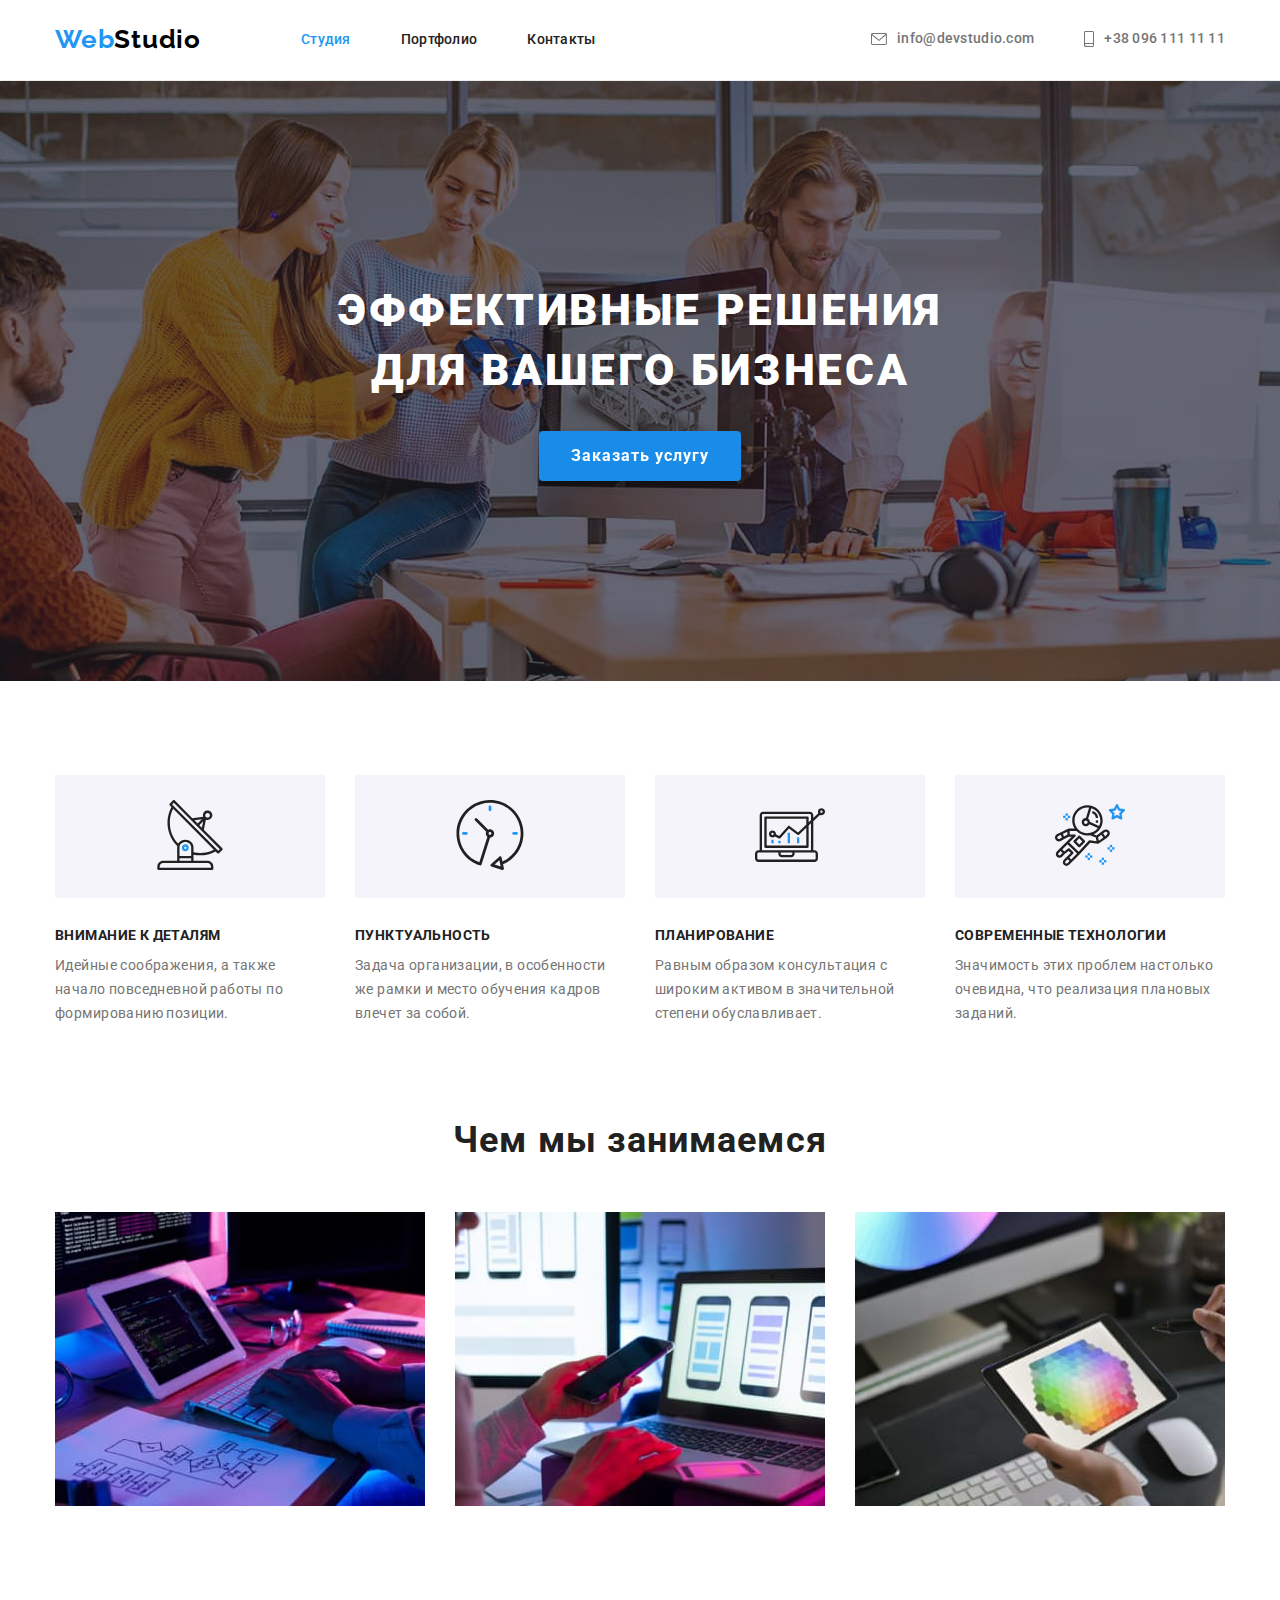
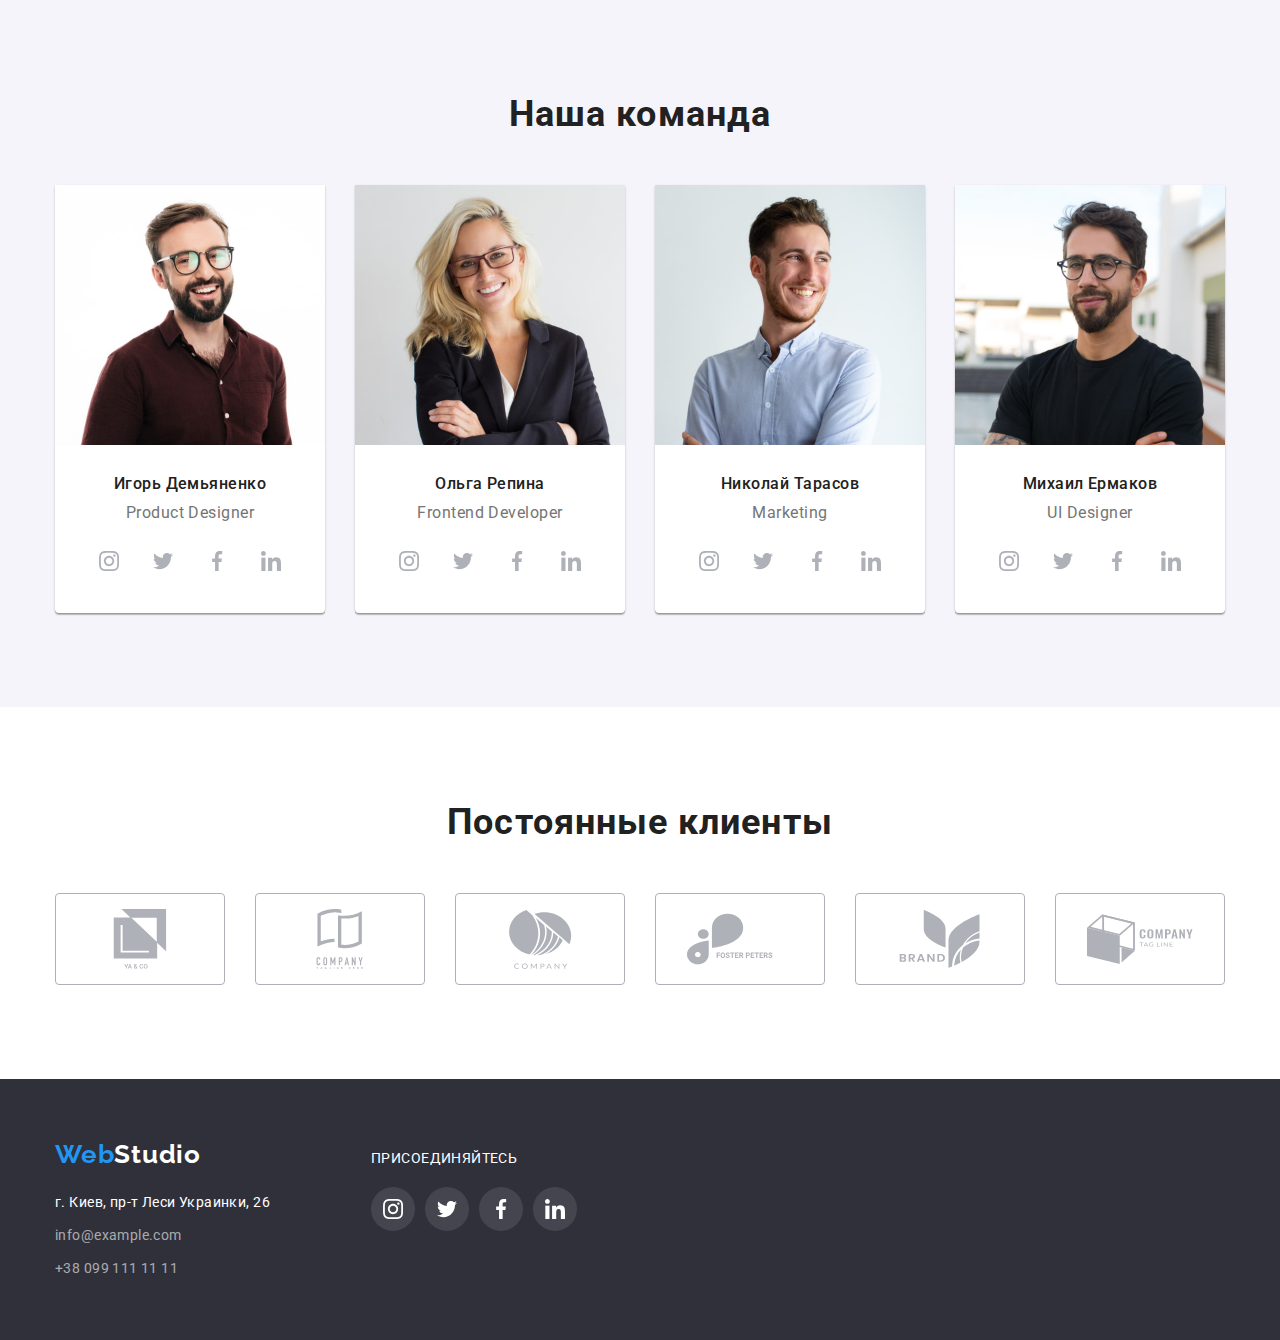
<file: index.html>
<!DOCTYPE html>
<html lang="ru">
  <head>
    <meta charset="UTF-8" />
    <meta http-equiv="X-UA-Compatible" content="IE=edge" />
    <meta name="viewport" content="width=device-width, initial-scale=1.0" />
    <title>Студия</title>
    <link rel="preconnect" href="https://fonts.googleapis.com" />
    <link rel="preconnect" href="https://fonts.gstatic.com" crossorigin />
    <link
      href="https://fonts.googleapis.com/css2?family=Raleway:wght@700&family=Roboto:wght@400;500;700;900&display=swap"
      rel="stylesheet"
    />
    <link
      rel="stylesheet"
      href="https://cdn.jsdelivr.net/npm/modern-normalize@1.1.0/modern-normalize.min.css"
    />
    <link rel="stylesheet" href="./css/styles.css" />
  </head>
  <body>
    <!-- HEADER -->
    <header class="page-header">
      <div class="container header-container">
        <nav class="page-nav">
          <a class="logo link" href="./index.html" lang="en"
            ><span class="accent-logo">Web</span>Studio</a
          >
          <ul class="menu list">
            <li class="menu-item">
              <a class="menu-link link current" href="./index.html">Студия</a>
            </li>
            <li class="menu-item">
              <a class="menu-link link" href="./portfolio.html">Портфолио</a>
            </li>
            <li class="menu-item">
              <a class="menu-link link" href="#">Контакты</a>
            </li>
          </ul>
        </nav>
        <ul class="list contact-list">
          <li class="contact-item">
            <a class="contact-mail link" href="mailto:info@devstudio.com">
              <svg class="mail-icon" width="16" height="12">
                <use href="./images/icons.svg#mail"></use>
              </svg>
              info@devstudio.com
            </a>
          </li>
          <li class="contact-item">
            <a class="contact-phone-number link" href="tel:+380961111111">
              <svg class="tel-icon" width="10" height="16">
                <use href="./images/icons.svg#smartphone"></use>
              </svg>
              +38 096 111 11 11
            </a>
          </li>
        </ul>
      </div>
    </header>
    <main>
      <!-- HERO -->
      <section class="hero">
        <div class="container">
          <h1 class="main-title">Эффективные решения для вашего бизнеса</h1>
          <button class="modal-btn" type="button">Заказать услугу</button>
        </div>
      </section>
      <!-- ABOUT -->
      <section class="about">
        <div class="container about-container">
          <h2 class="visually-hidden">Наша работа</h2>
          <ul class="list about-list">
            <li class="about-item">
              <div class="aicons">
                <svg class="aicons-svg" width="70" height="70">
                  <use href="./images/icons.svg#antenna"></use>
                </svg>
              </div>
              <h3 class="about-text about-container">внимание к деталям</h3>
              <p class="sabtitle">
                Идейные соображения, а также начало повседневной работы по формированию позиции.
              </p>
            </li>
            <li class="about-item">
              <div class="aicons">
                <svg class="aicons-svg" width="70" height="70">
                  <use href="./images/icons.svg#clock"></use>
                </svg>
              </div>
              <h3 class="about-text about-container">пунктуальность</h3>
              <p class="sabtitle">
                Задача организации, в особенности же рамки и место обучения кадров влечет за собой.
              </p>
            </li>
            <li class="about-item">
              <div class="aicons">
                <svg class="aicons-svg" width="70" height="70">
                  <use href="./images/icons.svg#diagram"></use>
                </svg>
              </div>
              <h3 class="about-text">планирование</h3>
              <p class="sabtitle">
                Равным образом консультация с широким активом в значительной степени обуславливает.
              </p>
            </li>
            <li class="about-item">
              <div class="aicons">
                <svg class="aicons-svg" width="70" height="70">
                  <use href="./images/icons.svg#astronaut"></use>
                </svg>
              </div>
              <h3 class="about-text">современные технологии</h3>
              <p class="sabtitle">
                Значимость этих проблем настолько очевидна, что реализация плановых заданий.
              </p>
            </li>
          </ul>
        </div>
      </section>
      <section class="gallery section">
        <div class="container">
          <h2 class="main-text">Чем мы занимаемся</h2>
          <ul class="work list">
            <li class="pictures">
              <img
                class="img"
                src="./images/img(1).jpg"
                alt="человек печатает на клавиатуре"
                width="370"
                height="290"
              />
            </li>
            <li class="pictures">
              <img
                class="img"
                src="./images/box2(1).jpg"
                alt="cмартфон в руках"
                width="370"
                height="290"
              />
            </li>
            <li class="pictures">
              <img
                class="img"
                src="./images/box3(1).jpg"
                alt="в руках планшет и ручка"
                width="370"
                height="290"
              />
            </li>
          </ul>
        </div>
      </section>
      <section class="team section">
        <div class="container">
          <h2 class="main-text">Наша команда</h2>
          <ul class="team-foto list">
            <li class="pic-item-team">
              <img
                class="img"
                src="./images/img1.jpg"
                alt="Изображён сотрудник фирмы"
                width="270"
                height="260"
              />
              <div class="team-name">
                <h3 class="name">Игорь Демьяненко</h3>
                <p class="sabtitle-profession" lang="en">Product Designer</p>
                <ul class="social-list list">
                  <li class="social-list-item">
                    <a href="#" class="social-list-link">
                      <svg class="socail-list-icon" width="20" height="20">
                        <use href="./images/icons.svg#instagram"></use>
                      </svg>
                    </a>
                  </li>
                  <li class="social-list-item">
                    <a href="#" class="social-list-link">
                      <svg class="socail-list-icon" width="20" height="20">
                        <use href="./images/icons.svg#twitter"></use>
                      </svg>
                    </a>
                  </li>
                  <li class="social-list-item">
                    <a href="#" class="social-list-link">
                      <svg class="socail-list-icon" width="20" height="20">
                        <use href="./images/icons.svg#facebook"></use>
                      </svg>
                    </a>
                  </li>
                  <li class="social-list-item">
                    <a href="#" class="social-list-link">
                      <svg class="socail-list-icon" width="20" height="20">
                        <use href="./images/icons.svg#linkedin"></use>
                      </svg>
                    </a>
                  </li>
                </ul>
              </div>
            </li>
            <li class="pic-item-team">
              <img
                class="img"
                src="./images/img2.jpg"
                alt="Изображён сотрудник фирмы"
                width="270"
                height="260"
              />
              <div class="team-name">
                <h3 class="name">Ольга Репина</h3>
                <p class="sabtitle-profession" lang="en">Frontend Developer</p>
                <ul class="social-list list">
                  <li class="social-list-item">
                    <a href="" class="social-list-link">
                      <svg class="socail-list-icon" width="20" height="20">
                        <use href="./images/icons.svg#instagram"></use>
                      </svg>
                    </a>
                  </li>
                  <li class="social-list-item">
                    <a href="" class="social-list-link">
                      <svg class="socail-list-icon" width="20" height="20">
                        <use href="./images/icons.svg#twitter"></use>
                      </svg>
                    </a>
                  </li>
                  <li class="social-list-item">
                    <a href="" class="social-list-link">
                      <svg class="socail-list-icon" width="20" height="20">
                        <use href="./images/icons.svg#facebook"></use>
                      </svg>
                    </a>
                  </li>
                  <li class="social-list-item">
                    <a href="" class="social-list-link">
                      <svg class="socail-list-icon" width="20" height="20">
                        <use href="./images/icons.svg#linkedin"></use>
                      </svg>
                    </a>
                  </li>
                </ul>
              </div>
            </li>
            <li class="pic-item-team">
              <img
                class="img"
                src="./images/img3.jpg"
                alt="Изображён сотрудник фирмы"
                width="270"
                height="260"
              />
              <div class="team-name">
                <h3 class="name">Николай Тарасов</h3>
                <p class="sabtitle-profession" lang="en">Marketing</p>
                <ul class="social-list list">
                  <li class="social-list-item">
                    <a href="" class="social-list-link">
                      <svg class="socail-list-icon" width="20" height="20">
                        <use href="./images/icons.svg#instagram"></use>
                      </svg>
                    </a>
                  </li>
                  <li class="social-list-item">
                    <a href="" class="social-list-link">
                      <svg class="socail-list-icon" width="20" height="20">
                        <use href="./images/icons.svg#twitter"></use>
                      </svg>
                    </a>
                  </li>
                  <li class="social-list-item">
                    <a href="" class="social-list-link">
                      <svg class="socail-list-icon" width="20" height="20">
                        <use href="./images/icons.svg#facebook"></use>
                      </svg>
                    </a>
                  </li>
                  <li class="social-list-item">
                    <a href="" class="social-list-link">
                      <svg class="socail-list-icon" width="20" height="20">
                        <use href="./images/icons.svg#linkedin"></use>
                      </svg>
                    </a>
                  </li>
                </ul>
              </div>
            </li>
            <li class="pic-item-team">
              <img
                class="img"
                src="./images/img4.jpg"
                alt="Изображён сотрудник фирмы"
                width="270"
                height="260"
              />
              <div class="team-name">
                <h3 class="name">Михаил Ермаков</h3>
                <p class="sabtitle-profession" lang="en">UI Designer</p>
                <ul class="social-list list">
                  <li class="social-list-item">
                    <a href="" class="social-list-link">
                      <svg class="socail-list-icon" width="20" height="20">
                        <use href="./images/icons.svg#instagram"></use>
                      </svg>
                    </a>
                  </li>
                  <li class="social-list-item">
                    <a href="" class="social-list-link">
                      <svg class="socail-list-icon" width="20" height="20">
                        <use href="./images/icons.svg#twitter"></use>
                      </svg>
                    </a>
                  </li>
                  <li class="social-list-item">
                    <a href="" class="social-list-link">
                      <svg class="socail-list-icon" width="20" height="20">
                        <use href="./images/icons.svg#facebook"></use>
                      </svg>
                    </a>
                  </li>
                  <li class="social-list-item">
                    <a href="" class="social-list-link">
                      <svg class="socail-list-icon" width="20" height="20">
                        <use href="./images/icons.svg#linkedin"></use>
                      </svg>
                    </a>
                  </li>
                </ul>
              </div>
            </li>
          </ul>
        </div>
      </section>
      <!-- Client-->
      <section class="section-client">
        <div class="container">
          <h2 class="section-title-client">Постоянные клиенты</h2>
          <ul class="list-clients list">
            <li class="client-item">
              <a href="#" class="client-link">
                <svg class="icon-client" width="106" height="60">
                  <use href="./images/icons.svg#group"></use>
                </svg>
              </a>
            </li>
            <li>
              <a href="#" class="client-link">
                <svg class="icon-client" width="106" height="60">
                  <use href="./images/icons.svg#group-1"></use>
                </svg>
              </a>
            </li>
            <li>
              <a href="#" class="client-link">
                <svg class="icon-client" width="106" height="60">
                  <use href="./images/icons.svg#group-2"></use>
                </svg>
              </a>
            </li>
            <li>
              <a href="#" class="client-link">
                <svg class="icon-client" width="106" height="60">
                  <use href="./images/icons.svg#group-3"></use>
                </svg>
              </a>
            </li>
            <li>
              <a href="#" class="client-link">
                <svg class="icon-client" width="106" height="60">
                  <use href="./images/icons.svg#group-4"></use>
                </svg>
              </a>
            </li>
            <li>
              <a href="#" class="client-link">
                <svg class="icon-client" width="106" height="60">
                  <use href="./images/icons.svg#group-5"></use>
                </svg>
              </a>
            </li>
          </ul>
        </div>
      </section>
    </main>
    <!-- ==============FOOTER=============== -->
    <footer class="footer">
      <div class="container footer-social">
        <div>
          <a class="link logo logo-footer" href="./index.html" lang="en">
            <span class="accent-logo">Web</span><span class="logo-footer">Studio</span></a
          >
          <address class="footer-address">
            <ul class="list address-list">
              <li class="address-item">
                <a
                  class="link address"
                  href="https://goo.gl/maps/86ALLpU7BCTRykUt7"
                  target="_blank"
                  rel="noopener noreferrer"
                  >г. Киев, пр-т Леси Украинки, 26
                </a>
              </li>
              <li class="address-item">
                <a class="link mail" href="mailto:info@example.com">info@example.com</a>
              </li>
              <li class="address-item">
                <a class="link tel" href="tel:+380991111111">+38 099 111 11 11</a>
              </li>
            </ul>
          </address>
        </div>
        <div class="media-footer">
          <p class="media">присоединяйтесь</p>
          <ul class="social-list-footer list">
            <li class="social-list-item">
              <a href="" class="social-list-link-footer">
                <svg class="socail-list-icon-footer" width="20px" height="20px">
                  <use href="./images/icons.svg#instagram"></use>
                </svg>
              </a>
            </li>
            <li class="social-list-item">
              <a href="" class="social-list-link-footer">
                <svg class="socail-list-icon-footer" width="20px" height="20px">
                  <use href="./images/icons.svg#twitter"></use>
                </svg>
              </a>
            </li>
            <li class="social-list-item">
              <a href="" class="social-list-link-footer">
                <svg class="socail-list-icon-footer" width="20px" height="20px">
                  <use href="./images/icons.svg#facebook"></use>
                </svg>
              </a>
            </li>
            <li class="social-list-item">
              <a href="" class="social-list-link-footer">
                <svg class="socail-list-icon-footer" width="20px" height="20px">
                  <use href="./images/icons.svg#linkedin"></use>
                </svg>
              </a>
            </li>
          </ul>
        </div>
      </div>
    </footer>
  </body>
</html>
</file>
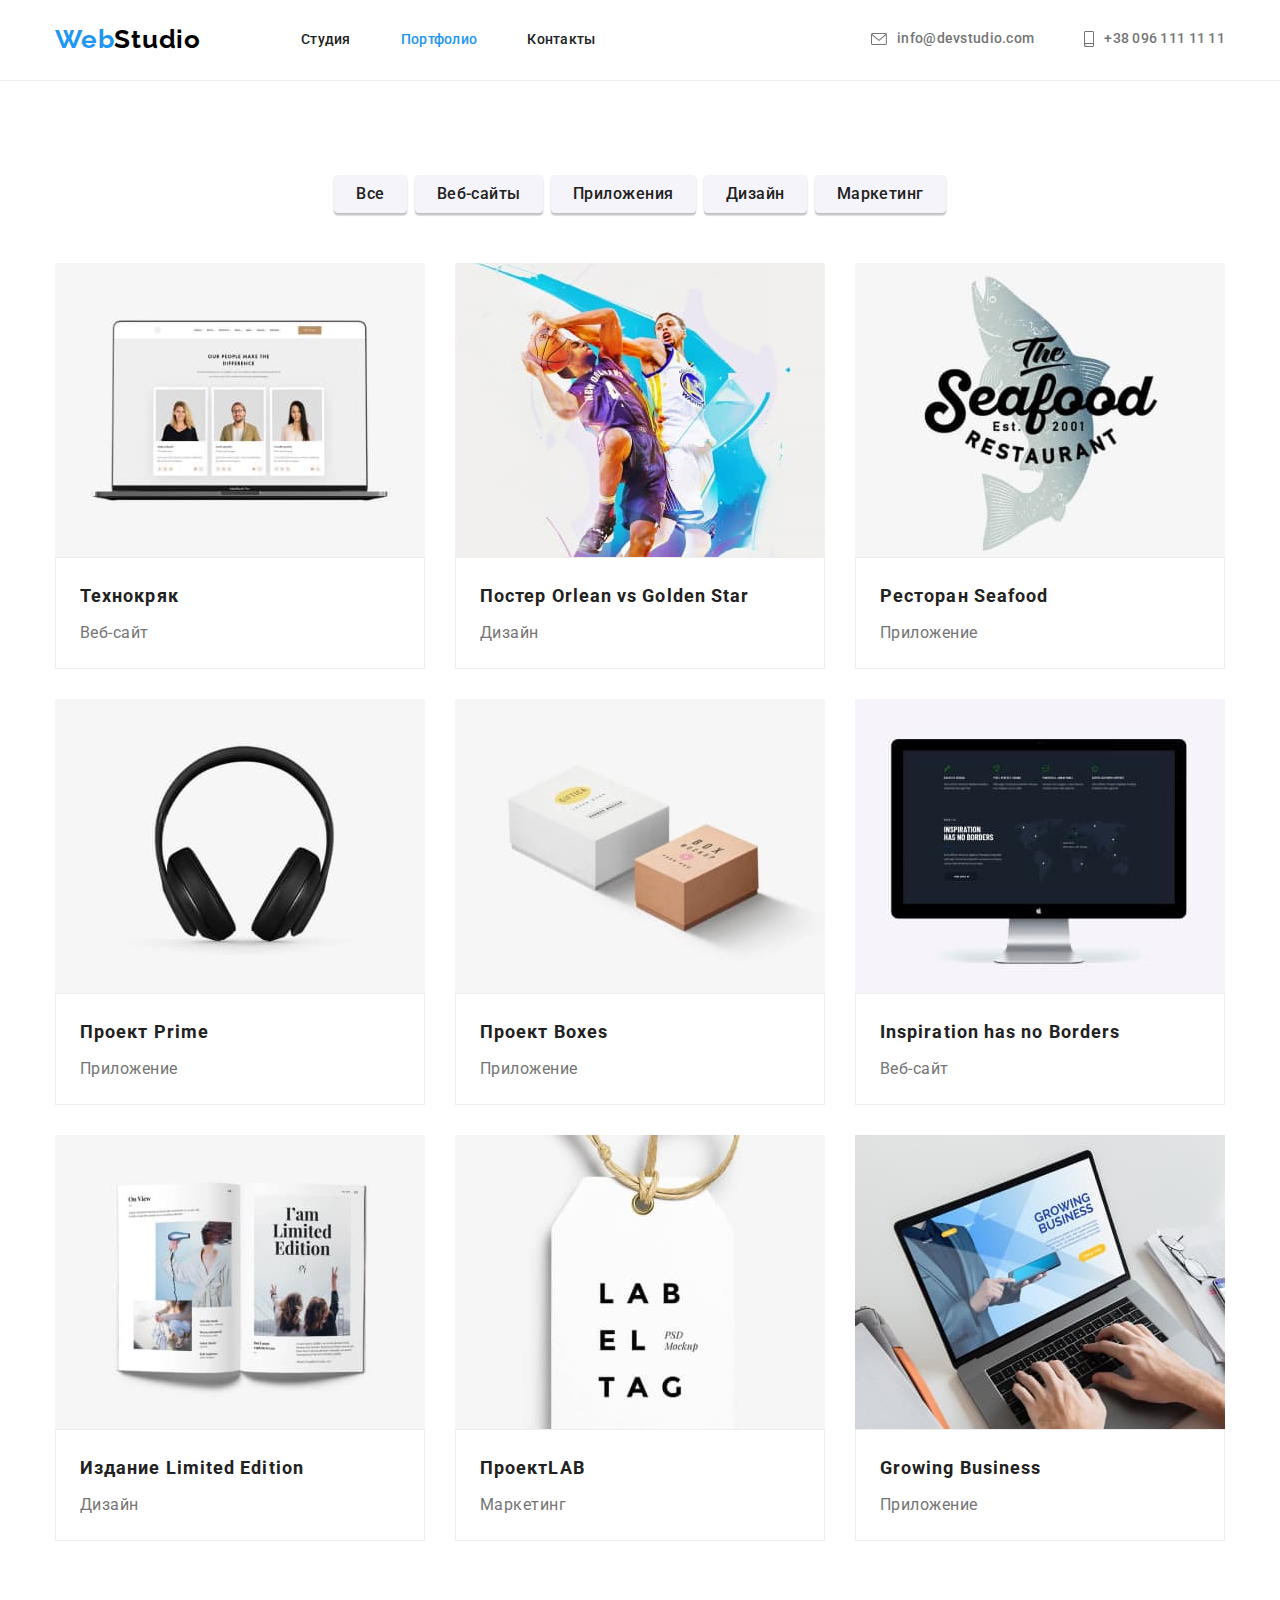
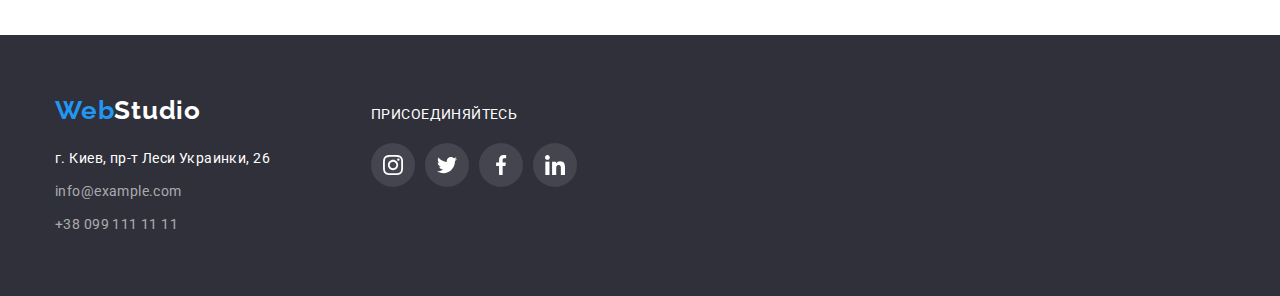
<file: portfolio.html>
<!DOCTYPE html>
<html lang="ru">
  <head>
    <meta charset="UTF-8" />
    <meta http-equiv="X-UA-Compatible" content="IE=edge" />
    <meta name="viewport" content="width=device-width, initial-scale=1.0" />
    <title>Портфолио</title>
    <link rel="preconnect" href="https://fonts.googleapis.com" />
    <link rel="preconnect" href="https://fonts.gstatic.com" crossorigin />
    <link
      href="https://fonts.googleapis.com/css2?family=Raleway:wght@700&family=Roboto:wght@400;500;700;900&display=swap"
      rel="stylesheet"
    />
    <link
      rel="stylesheet"
      href="https://cdn.jsdelivr.net/npm/modern-normalize@1.1.0/modern-normalize.min.css"
    />
    <link rel="stylesheet" href="./css/styles.css" />
  </head>
  <body>
    <header class="page-header">
      <div class="container header-container">
        <nav class="page-nav">
          <a class="logo link" href="./index.html" lang="en"
            ><span class="accent-logo">Web</span>Studio</a
          >
          <ul class="menu list">
            <li class="menu-item">
              <a class="menu-link link" href="./index.html">Студия</a>
            </li>
            <li class="menu-item">
              <a class="menu-link link current" href="./portfolio.html">Портфолио</a>
            </li>
            <li class="menu-item">
              <a class="menu-link link" href="#">Контакты</a>
            </li>
          </ul>
        </nav>
        <ul class="list contact-list">
          <li class="contact-item">
            <a class="contact-mail link" href="mailto:info@devstudio.com">
              <svg class="mail-icon" width="16" height="12">
                <use href="./images/icons.svg#mail"></use>
              </svg>
              info@devstudio.com</a
            >
          </li>
          <li class="contact-item">
            <a class="contact-phone-number link" href="tel:+380961111111">
              <svg class="tel-icon" width="10" height="16">
                <use href="./images/icons.svg#smartphone"></use>
              </svg>
              +38 096 111 11 11</a
            >
          </li>
        </ul>
      </div>
    </header>
    <main>
      <section class="portfolio section">
        <div class="container">
          <h1 class="visually-hidden">Наши работы</h1>
          <ul class="list btn-container">
            <li class="btn-titly">
              <button class="btn-portfolio" type="button">Все</button>
            </li>
            <li class="btn-titly">
              <button class="btn-portfolio" type="button">Веб-сайты</button>
            </li>
            <li class="btn-titly">
              <button class="btn-portfolio" type="button">Приложения</button>
            </li>
            <li class="btn-titly">
              <button class="btn-portfolio" type="button">Дизайн</button>
            </li>
            <li class="btn-titly">
              <button class="btn-portfolio" type="button">Маркетинг</button>
            </li>
          </ul>
          <ul class="list cards">
            <li class="pic-item">
              <a class="link pic-link" href="#"
                ><img
                  class="img"
                  src="./images/img1(2).jpg"
                  alt="ноутбук"
                  width="370"
                  height="294"
                />
                <div class="projects-price">
                  <h2 class="projects">Технокряк</h2>
                  <p class="price">Веб-сайт</p>
                </div>
              </a>
            </li>
            <li class="pic-item">
              <a class="link pic-link" href="#"
                ><img
                  class="img"
                  src="./images/img2(2).jpg"
                  alt="баскетболисты"
                  width="370"
                  height="294"
                />
                <div class="projects-price">
                  <h2 class="projects">Постер <span lang="en"> Orlean vs Golden Star</span></h2>
                  <p class="price">Дизайн</p>
                </div>
              </a>
            </li>
            <li class="pic-item">
              <a class="link pic-link" href="#"
                ><img
                  class="img"
                  src="./images/img3(2).jpg"
                  alt="логотип ресторана"
                  width="370"
                  height="294"
                />
                <div class="projects-price">
                  <h2 class="projects">Ресторан <span lang="en">Seafood</span></h2>
                  <p class="price">Приложение</p>
                </div>
              </a>
            </li>
            <li class="pic-item">
              <a class="link pic-link" href="#"
                ><img
                  class="img"
                  src="./images/img4(2).jpg"
                  alt="наушники"
                  width="370"
                  height="294"
                />
                <div class="projects-price">
                  <h2 class="projects">Проект <span lang="en">Prime</span></h2>
                  <p class="price">Приложение</p>
                </div>
              </a>
            </li>
            <li class="pic-item">
              <a class="link pic-link" href="#"
                ><img
                  class="img"
                  src="./images/img5(2).jpg"
                  alt="коробки"
                  width="370"
                  height="294"
                />
                <div class="projects-price">
                  <h2 class="projects">Проект <span lang="en">Boxes</span></h2>
                  <p class="price">Приложение</p>
                </div>
              </a>
            </li>
            <li class="pic-item">
              <a class="link pic-link" href="#"
                ><img
                  class="img"
                  src="./images/img6(2).jpg"
                  alt="манирор"
                  width="370"
                  height="294"
                />
                <div class="projects-price">
                  <h2 class="projects" lang="en">Inspiration has no Borders</h2>
                  <p class="price">Веб-сайт</p>
                </div>
              </a>
            </li>
            <li class="pic-item">
              <a class="link pic-link" href="#"
                ><img
                  class="img"
                  src="./images/img7(2).jpg"
                  alt="журнал"
                  width="370"
                  height="294"
                />
                <div class="projects-price">
                  <h2 class="projects">Издание <span lang="en">Limited Edition</span></h2>
                  <p class="price">Дизайн</p>
                </div>
              </a>
            </li>
            <li class="pic-item">
              <a class="link pic-link" href="#"
                ><img class="img" src="./images/img8(2).jpg" alt="бирка" width="370" height="294" />
                <div class="projects-price">
                  <h2 class="projects">Проект<span lang="en">LAB</span></h2>
                  <p class="price">Маркетинг</p>
                </div>
              </a>
            </li>
            <li class="pic-item">
              <a class="link pic-link" href="#"
                ><img
                  class="img"
                  src="./images/img9(2).jpg"
                  alt="ноутбук"
                  width="370"
                  height="294"
                />
                <div class="projects-price">
                  <h2 class="projects" lang="en">Growing Business</h2>
                  <p class="price">Приложение</p>
                </div>
              </a>
            </li>
          </ul>
        </div>
      </section>
    </main>
    <footer class="footer">
      <div class="container footer-social">
        <div>
          <a class="link logo logo-footer" href="./index.html" lang="en">
            <span class="accent-logo">Web</span><span class="logo-footer">Studio</span></a
          >
          <address class="footer-address">
            <ul class="list address-list">
              <li class="address-item">
                <a
                  class="link address"
                  href="https://goo.gl/maps/86ALLpU7BCTRykUt7"
                  target="_blank"
                  rel="noopener noreferrer"
                  >г. Киев, пр-т Леси Украинки, 26
                </a>
              </li>
              <li class="address-item">
                <a class="link mail" href="mailto:info@example.com">info@example.com</a>
              </li>
              <li class="address-item">
                <a class="link tel" href="tel:+380991111111">+38 099 111 11 11</a>
              </li>
            </ul>
          </address>
        </div>
        <div class="media-footer">
          <p class="media">присоединяйтесь</p>
          <ul class="social-list-footer list">
            <li class="social-list-item">
              <a href="" class="social-list-link-footer">
                <svg class="socail-list-icon-footer" width="20px" height="20px">
                  <use href="./images/icons.svg#instagram"></use>
                </svg>
              </a>
            </li>
            <li class="social-list-item">
              <a href="" class="social-list-link-footer">
                <svg class="socail-list-icon-footer" width="20px" height="20px">
                  <use href="./images/icons.svg#twitter"></use>
                </svg>
              </a>
            </li>
            <li class="social-list-item">
              <a href="" class="social-list-link-footer">
                <svg class="socail-list-icon-footer" width="20px" height="20px">
                  <use href="./images/icons.svg#facebook"></use>
                </svg>
              </a>
            </li>
            <li class="social-list-item">
              <a href="" class="social-list-link-footer">
                <svg class="socail-list-icon-footer" width="20px" height="20px">
                  <use href="./images/icons.svg#linkedin"></use>
                </svg>
              </a>
            </li>
          </ul>
        </div>
      </div>
    </footer>
  </body>
</html>
</file>
<file: css/styles.css>
:root {
  --primary-font: 'Roboto', sans-serif;
  --secondary-font: 'Raleway', sans-serif;
  --primary-text-color: #212121;
  --secondary-text-color: #757575;
  --accent-color: #2196f3;
  --fon-color: #ffffff;
  --kard-fon-portfolio: #eeeeee;
  --secondary-text: #000000;
  --section-fon: #f5f4fa;
  --futer-hero: #2f303a;
  --color: #ececec;
  --color-st: #ffffff 60 %;
  --btn-color: #188ce8;
  --icon-color: #afb1b8;
}
h1,
h2,
h3,
h4,
h5,
h6,
p {
  margin-top: 0;
  margin-bottom: 0;
}
ul,
ol {
  margin-top: 0;
  margin-bottom: 0;
  margin-left: 0;
}
img {
  display: block;
}
.list {
  margin: 0;
  padding-left: 0;
  list-style: none;
}
.link {
  text-decoration: none;
}
body {
  font-family: 'Roboto', sans-serif;
  color: var(--primary-text-color);
  background-color: var(--fon-color);
  font-size: 14px;
  letter-spacing: 0.03em;
}
.visually-hidden {
  position: absolute;
  width: 1px;
  height: 1px;
  margin: -1px;
  border: 0;
  padding: 0;

  white-space: nowrap;
  clip-path: inset(100%);
  clip: rect(0 0 0 0);
  overflow: hidden;
}
.container {
  width: 1200px;
  margin-left: auto;
  margin-right: auto;
  padding-left: 15px;
  padding-right: 15px;
}
.section {
  padding-top: 94px;
  padding-bottom: 94px;
}

/*======== HEADER ==================*/
.header-container {
  display: flex;
  align-items: center;
}
.page-header {
  padding-top: 24px;
  padding-bottom: 25px;
  border-bottom: 1px solid var(--color);
}
.logo {
  font-family: 'Raleway', sans-serif;
  font-weight: 700;
  font-size: 26px;
  line-height: 1.19;
  letter-spacing: 0.03em;
  color: var(--secondary-text);
  margin-right: 100px;
}
.accent-logo {
  color: var(--accent-color);
}
.page-nav {
  display: flex;
}
.menu {
  display: flex;
  align-items: center;
}
.menu-item:not(:last-child) {
  margin-right: 50px;
}
.mail-icon {
  fill: currentColor;
  margin-right: 10px;
}
.tel-icon {
  fill: currentColor;
  margin-right: 10px;
}
.menu-link {
  font-weight: 500;
  font-size: 14px;
  line-height: 1.14;
  letter-spacing: 0.02em;
  color: var(--primary-text-color);
}
.menu-link:hover,
.menu-link:focus {
  color: var(--accent-color);
}
.current {
  color: var(--accent-color);
}
.contact-mail {
  display: flex;
  align-items: center;
  font-weight: 500;
  font-size: 14px;
  line-height: 1.14;
  letter-spacing: 0.02em;
  color: var(--secondary-text-color);
}
.contact-phone-number {
  display: flex;
  align-items: center;
  font-weight: 500;
  font-size: 14px;
  line-height: 1.14;
  letter-spacing: 0.02em;
  color: var(--secondary-text-color);
}
.contact-list {
  display: flex;
  margin-left: auto;
}
.contact-item:not(:last-child) {
  margin-right: 50px;
}
.contact-mail:hover,
.contact-mail:focus {
  color: var(--accent-color);
}
.contact-phone-number:hover,
.contact-phone-number:focus {
  color: var(--accent-color);
}
/*=========== / HEADER========= */

/* ==========HERO========================== */
.hero {
  background-color: var(--futer-hero);
  padding-top: 200px;
  padding-bottom: 200px;
  text-align: center;
  max-width: 1600px;
  height: 600px;
  margin: 0 auto;
  background-repeat: no-repeat;
  background-size: cover;
  background-position: center;
  background-image: linear-gradient(rgba(47, 48, 58, 0.4), rgba(47, 48, 58, 0.4)),
    url('../images/Img\ \(hero\).jpg');
}

.main-title {
  width: 696px;
  margin: 0 auto;
  margin-bottom: 30px;
  font-weight: 900;
  font-size: 44px;
  line-height: 1.36;
  text-align: center;
  letter-spacing: 0.06em;
  text-transform: uppercase;
  color: var(--fon-color);
}

.modal-btn {
  font-family: 'Roboto', sans-serif;
  background-color: var(--btn-color);
  border-radius: 4px;
  border: 0px;
  font-weight: 700;
  font-size: 16px;
  line-height: 1.87;
  align-items: center;
  letter-spacing: 0.06em;
  color: var(--fon-color);
  min-width: 200px;
  padding: 10px 32px;
  cursor: pointer;
  filter: drop-shadow(0px 4px 4px rgba(0, 0, 0, 0.25));
}
.btn-center {
  display: flex;
  justify-content: center;
  margin-top: 30px;
}
.modal-btn:hover,
.modal-btn:focus {
  background-color: var(--accent-color);
}
/* ========== /HERO========================== */
/*============== ABOUT=============== */
.aicons {
  background-color: #f5f4fa;
  padding-top: 25px;
  padding-right: 100px;
  padding-bottom: 25px;
  padding-left: 100px;
  margin-bottom: 30px;
}
.about-text {
  font-weight: 700;
  font-size: 14px;
  line-height: 1.14;
  letter-spacing: 0.03em;
  text-transform: uppercase;
  margin-bottom: 10px;
}
.sabtitle {
  font-size: 14px;
  line-height: 1.71;
  letter-spacing: 0.03em;
  color: var(--secondary-text-color);
}
.about {
  padding-top: 94px;
  padding-bottom: 94px;
}
.about-list {
  display: flex;
  justify-content: space-between;
}
.about-list .about-item + .about-item {
  margin-left: 30px;
}
.icon {
  display: block;
  justify-content: center;
}

.img {
  display: block;
  max-width: 100%;
  height: auto;
}
/*==============/ ABOUT=============== */
/*==================== GALLERY===================== */
.main-text {
  font-weight: 700;
  font-size: 36px;
  line-height: 1.16;
  text-align: center;
  letter-spacing: 0.03em;
  margin-bottom: 50px;
}
.gallery {
  padding-top: 0px;
  padding-bottom: 94px;
}

.work {
  display: flex;
  gap: 30px;
}
/*====================/ GALLERY===================== */
/* =====================TEAM======================== */
.name {
  font-weight: 500;
  font-size: 16px;
  line-height: 1.18;
  letter-spacing: 0.03em;
  text-align: center;
}
.team {
  padding-top: 94px;
  padding-bottom: 94px;
  background-color: var(--section-fon);
}
.team-name {
  padding-top: 30px;
  padding-bottom: 30px;
}
.pic-item-team {
  background-color: var(--fon-color);
  box-shadow: 0px 1px 3px rgba(0, 0, 0, 0.12), 0px 1px 1px rgba(0, 0, 0, 0.14),
    0px 2px 1px rgba(0, 0, 0, 0.2);
  border-radius: 0px 0px 4px 4px;
}
.team-foto {
  display: flex;
  justify-content: space-between;
  gap: 30px;
}
.social-list {
  display: flex;
  justify-content: center;
  gap: 10px;
}
.social-list-link {
  display: flex;
  justify-content: center;
  align-items: center;
  width: 44px;
  height: 44px;
  border-radius: 50%;
  color: var(--icon-color);
}
.social-list-link:hover,
.social-list-link:focus {
  background-color: var(--accent-color);
  color: var(--fon-color);
}
.socail-list-icon {
  fill: currentColor;
}
.sabtitle-profession {
  font-size: 16px;
  line-height: 1.18;
  letter-spacing: 0.03em;
  text-align: center;
  margin-top: 10px;
  color: var(--secondary-text-color);
  margin-bottom: 16px;
}
/* ===================== /TEAM======================== */
/* ================CLIENT=================== */
.section-client {
  padding-top: 94px;
  padding-bottom: 94px;
}
.section-title-client {
  color: var(--primary-text-color);
  font-weight: 700;
  font-size: 36px;
  line-height: 1.17;
  text-align: center;
  letter-spacing: 0.03em;
  margin-bottom: 50px;
}
.list-clients {
  display: flex;
  justify-content: center;
  align-items: center;
  gap: 30px;
}
.client-link:hover,
.client-link:focus {
  color: var(--accent-color);
  border-color: var(--accent-color);
}
.client-link {
  display: flex;
  justify-content: center;
  align-items: center;
  width: 170px;
  height: 92px;
  border: 1px solid var(--icon-color);
  border-radius: 4px;
  color: var(--icon-color);
}
.icon-client {
  fill: currentColor;
}
/* ================ /CLIENT=================== */
/* =================FOOTER================= */
.footer {
  padding-top: 60px;
  padding-bottom: 60px;
  background-color: var(--futer-hero);
}
.footer-address {
  margin-top: 20px;
}
.address {
  font-size: 14px;
  font-style: normal;
  line-height: 24px;
  letter-spacing: 0.03em;
  color: var(--fon-color);
}
.mail {
  font-size: 14px;
  font-style: normal;
  line-height: 24px;
  letter-spacing: 0.03em;
  color: rgba(255, 255, 255, 0.6);
}
.tel {
  font-size: 14px;
  font-style: normal;
  line-height: 24px;
  letter-spacing: 0.03em;
  color: rgba(255, 255, 255, 0.6);
}

.address-list:not(:last-child) {
  margin-bottom: 9px;
}
.address-item:not(:last-child) {
  margin-bottom: 9px;
}
.address:hover,
.address:focus {
  color: var(--accent-color);
}
.mail:hover,
.mail:focus {
  color: var(--accent-color);
}
.tel:hover,
.tel:focus {
  color: var(--accent-color);
}
.logo-footer {
  color: var(--fon-color);
  margin-bottom: 20px;
}
.media {
  margin-bottom: 20px;
  font-size: 14px;
  font-weight: 700px;
  line-height: 1.14;
  text-transform: uppercase;
  font-style: normal;
  color: var(--fon-color);
}
.social-list-link-footer {
  display: flex;
  justify-content: center;
  align-items: center;
  width: 44px;
  height: 44px;
  border-radius: 50%;
  fill: var(--fon-color);
  background-color: rgba(255, 255, 255, 0.1);
}
.socail-list-icon-footer {
  fill: var(--fon-color);
}
.social-list-footer {
  display: flex;
  gap: 10px;
}
.social-list-link-footer:hover,
.social-list-link-footer:focus {
  background-color: var(--accent-color);
  color: var(--fon-color);
}
.media-footer {
  margin-left: 70px;
}
.footer .footer-social {
  display: flex;
  align-items: baseline;
}

/* ========================PORTFOLIO========================= */
.btn-portfolio {
  font-family: 'Roboto', sans-serif;
  padding: 6px 22px;
  font-weight: 500;
  font-size: 16px;
  line-height: 1.62;
  text-align: center;
  letter-spacing: 0.03em;
  cursor: pointer;
  color: var(--primary-text-color);
  background: var(--section-fon);
  border: none;
  border-radius: 4px;
  box-shadow: 0px 3px 1px rgba(0, 0, 0, 0.1), 0px 1px 2px rgba(0, 0, 0, 0.08),
    0px 2px 2px rgba(0, 0, 0, 0.12);
}
.btn-portfolio:hover,
.btn-portfolio:focus {
  background-color: var(--accent-color);
  color: var(--fon-color);
}
.btn-titly {
  /* margin-left: 8px; */
}
.btn-container {
  display: flex;
  justify-content: center;
  gap: 8px;
}
.projects {
  font-weight: 700;
  font-size: 18px;
  line-height: 2;
  letter-spacing: 0.06em;
  margin-bottom: 4px;
  color: var(--primary-text-color);
}
.price {
  font-size: 16px;
  line-height: 1.87;
  letter-spacing: 0.03em;
  color: var(--secondary-text-color);
}
.portfolio {
}
.cards {
  display: flex;
  flex-wrap: wrap;
  gap: 30px;
  margin-top: 50px;
}
.pic-link {
  display: block;
}
.pic-link:hover,
.pic-link:focus {
  box-shadow: 0px 1px 1px rgba(0, 0, 0, 0.12), 0px 4px 4px rgba(0, 0, 0, 0.06),
    1px 4px 6px rgba(0, 0, 0, 0.16);
}

.projects-price {
  padding-top: 20px;
  padding-bottom: 20px;
  padding-left: 24px;
  padding-right: 24px;
  border-top: none;
  border: 1px solid #eeeeee;
}
.footer .footer-social {
  display: flex;
  align-items: baseline;
}
</file>
